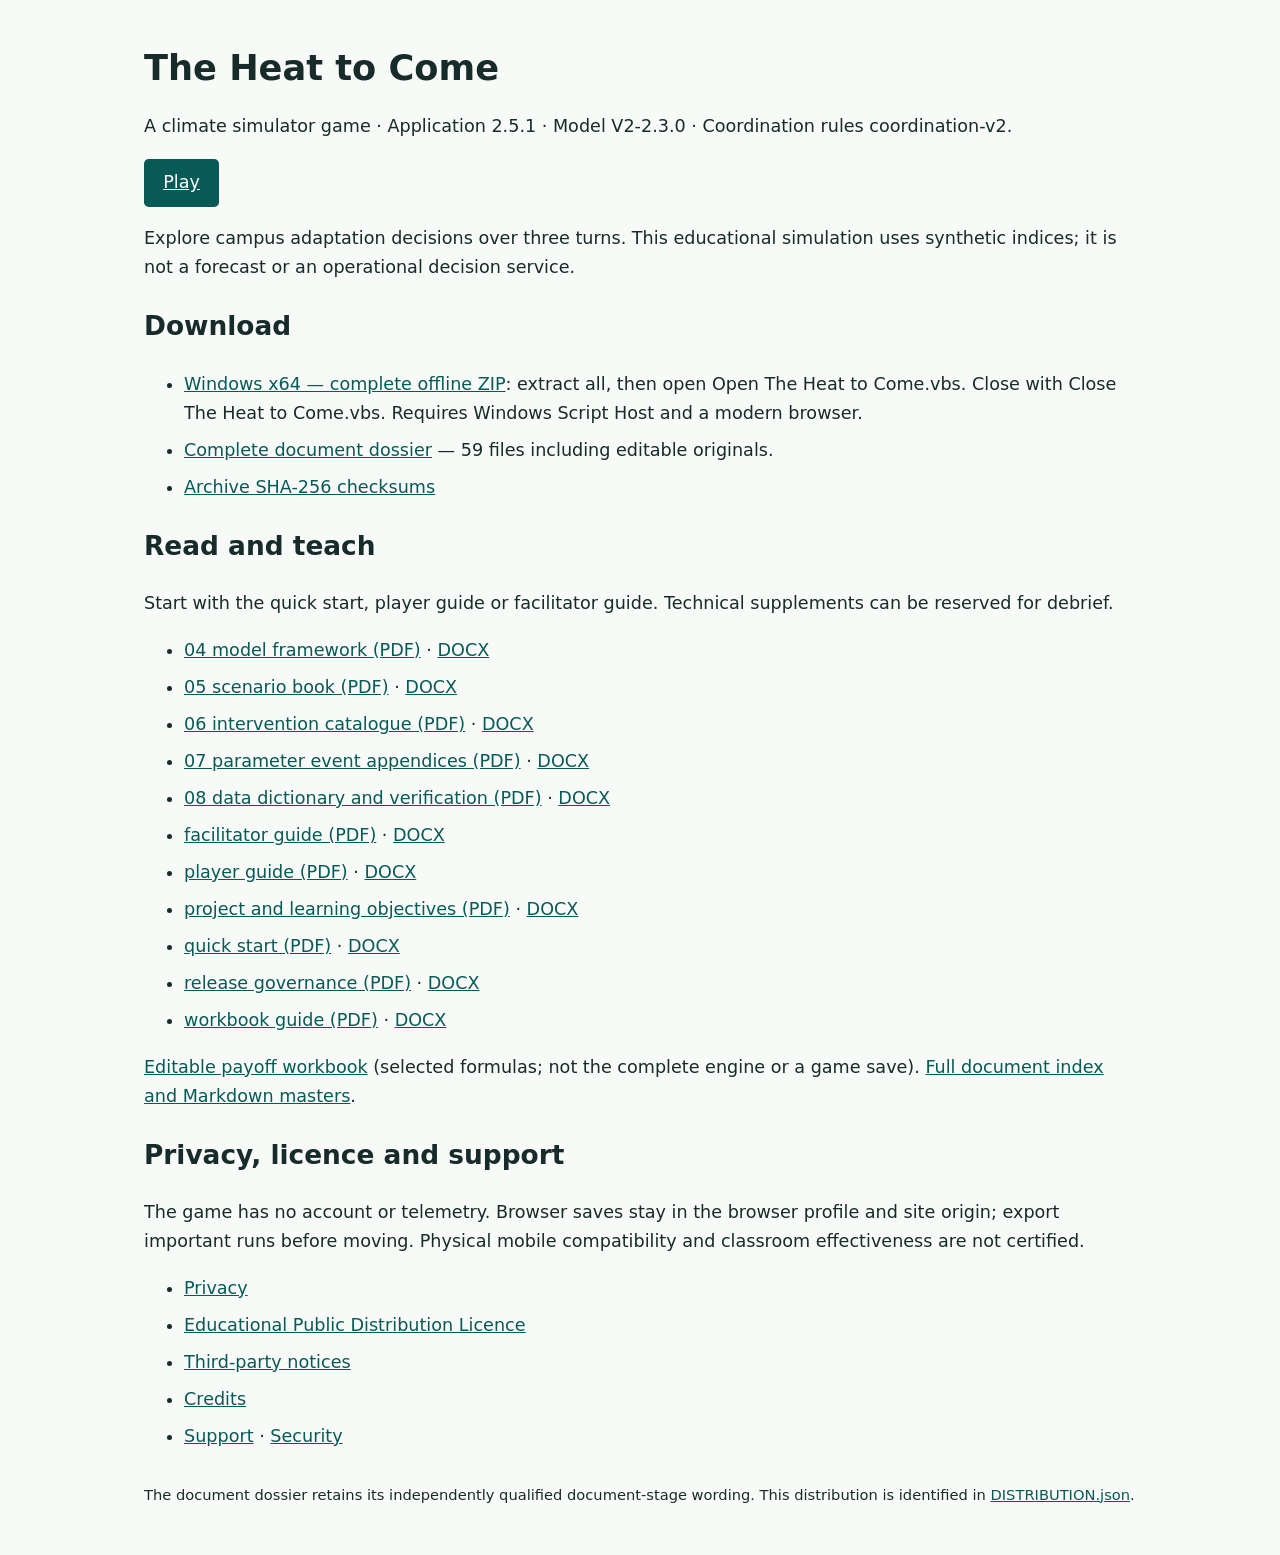
<file: index.html>
<!doctype html>
<html lang="en"><head><meta charset="utf-8"><meta name="viewport" content="width=device-width,initial-scale=1"><meta http-equiv="Content-Security-Policy" content="default-src 'self'; style-src 'self' 'unsafe-inline'; object-src 'none'; base-uri 'none'; form-action 'none'"><title>The Heat to Come — 2.5.1</title><link rel="icon" type="image/png" href="game/assets/sea_eu_tree_wave_logo_v2_2-DPxHCpeN.png"><style>body{max-width:62rem;margin:3rem auto;padding:0 1.2rem;font:1.1rem/1.65 system-ui,sans-serif;color:#172b2a;background:#f8faf7}a{color:#075a56}a:focus-visible{outline:3px solid #9d4800;outline-offset:4px}h1{line-height:1.15}li{margin:.5rem 0}.play{display:inline-block;padding:.6rem 1.2rem;background:#075a56;color:white;border-radius:.3rem}small{display:block;margin-top:2rem}</style></head><body><main>
<h1>The Heat to Come</h1><p>A climate simulator game · Application 2.5.1 · Model V2-2.3.0 · Coordination rules coordination-v2.</p>
<p><a class="play" href="game/">Play</a></p><p>Explore campus adaptation decisions over three turns. This educational simulation uses synthetic indices; it is not a forecast or an operational decision service.</p>
<h2>Download</h2><ul><li><a href="downloads/windows/the-heat-to-come-v2.5.1-windows.zip">Windows x64 — complete offline ZIP</a>: extract all, then open Open The Heat to Come.vbs. Close with Close The Heat to Come.vbs. Requires Windows Script Host and a modern browser.</li><li><a href="downloads/dossier/the-heat-to-come-v2.5.1-dossier.zip">Complete document dossier</a> — 59 files including editable originals.</li><li><a href="downloads/SHA256SUMS.txt">Archive SHA-256 checksums</a></li></ul>
<h2>Read and teach</h2><p>Start with the quick start, player guide or facilitator guide. Technical supplements can be reserved for debrief.</p><ul><li><a href="DOCUMENTATION/editions/04_model_framework.pdf">04 model framework (PDF)</a> · <a href="DOCUMENTATION/editions/04_model_framework.docx">DOCX</a></li>
<li><a href="DOCUMENTATION/editions/05_scenario_book.pdf">05 scenario book (PDF)</a> · <a href="DOCUMENTATION/editions/05_scenario_book.docx">DOCX</a></li>
<li><a href="DOCUMENTATION/editions/06_intervention_catalogue.pdf">06 intervention catalogue (PDF)</a> · <a href="DOCUMENTATION/editions/06_intervention_catalogue.docx">DOCX</a></li>
<li><a href="DOCUMENTATION/editions/07_parameter_event_appendices.pdf">07 parameter event appendices (PDF)</a> · <a href="DOCUMENTATION/editions/07_parameter_event_appendices.docx">DOCX</a></li>
<li><a href="DOCUMENTATION/editions/08_data_dictionary_and_verification.pdf">08 data dictionary and verification (PDF)</a> · <a href="DOCUMENTATION/editions/08_data_dictionary_and_verification.docx">DOCX</a></li>
<li><a href="DOCUMENTATION/editions/facilitator_guide.pdf">facilitator guide (PDF)</a> · <a href="DOCUMENTATION/editions/facilitator_guide.docx">DOCX</a></li>
<li><a href="DOCUMENTATION/editions/player_guide.pdf">player guide (PDF)</a> · <a href="DOCUMENTATION/editions/player_guide.docx">DOCX</a></li>
<li><a href="DOCUMENTATION/editions/project_and_learning_objectives.pdf">project and learning objectives (PDF)</a> · <a href="DOCUMENTATION/editions/project_and_learning_objectives.docx">DOCX</a></li>
<li><a href="DOCUMENTATION/editions/quick_start.pdf">quick start (PDF)</a> · <a href="DOCUMENTATION/editions/quick_start.docx">DOCX</a></li>
<li><a href="DOCUMENTATION/editions/release_governance.pdf">release governance (PDF)</a> · <a href="DOCUMENTATION/editions/release_governance.docx">DOCX</a></li>
<li><a href="DOCUMENTATION/editions/workbook_guide.pdf">workbook guide (PDF)</a> · <a href="DOCUMENTATION/editions/workbook_guide.docx">DOCX</a></li></ul><p><a href="DOCUMENTATION/workbook/the-heat-to-come-payoff-v2.5.1.xlsx">Editable payoff workbook</a> (selected formulas; not the complete engine or a game save). <a href="DOCUMENTATION/INDEX.md">Full document index and Markdown masters</a>.</p>
<h2>Privacy, licence and support</h2><p>The game has no account or telemetry. Browser saves stay in the browser profile and site origin; export important runs before moving. Physical mobile compatibility and classroom effectiveness are not certified.</p><ul><li><a href="PRIVACY.md">Privacy</a></li><li><a href="LICENSE.txt">Educational Public Distribution Licence</a></li><li><a href="THIRD_PARTY_NOTICES.md">Third-party notices</a></li><li><a href="CREDITS_AND_PROVENANCE.md">Credits</a></li><li><a href="SUPPORT.md">Support</a> · <a href="SECURITY.md">Security</a></li></ul><small>The document dossier retains its independently qualified document-stage wording. This distribution is identified in <a href="DISTRIBUTION.json">DISTRIBUTION.json</a>.</small></main></body></html>
</file>
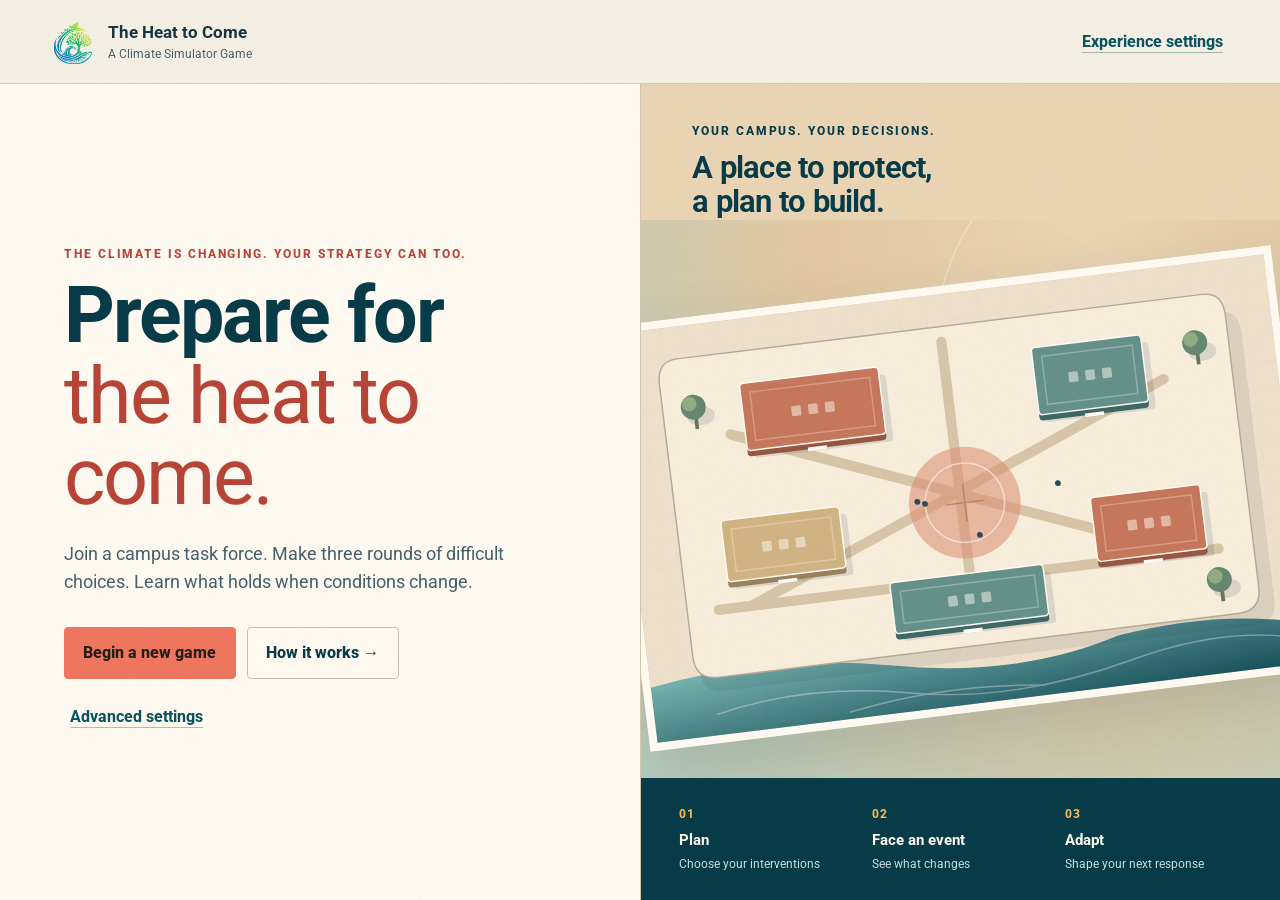
<file: game/index.html>
<!doctype html><html lang="en-GB"><head>
  <meta http-equiv="Content-Security-Policy" content="default-src &#39;self&#39;; script-src &#39;self&#39;; style-src &#39;self&#39; &#39;unsafe-inline&#39;; img-src &#39;self&#39; data:; font-src &#39;self&#39;; media-src &#39;self&#39;; connect-src &#39;self&#39;; object-src &#39;none&#39;; base-uri &#39;none&#39;; form-action &#39;none&#39;">
<meta charset="UTF-8"/><meta name="viewport" content="width=device-width, initial-scale=1.0, viewport-fit=cover"/><meta name="color-scheme" content="light"/><meta name="theme-color" content="#f5efe4"/><link rel="icon" href="data:image/svg+xml,%3Csvg xmlns='http://www.w3.org/2000/svg' viewBox='0 0 64 64'%3E%3Crect width='64' height='64' rx='32' fill='%23ef765f'/%3E%3Cpath d='M14 25c8-8 12 8 20 0s12 8 18 0M14 39c8-8 12 8 20 0s12 8 18 0' fill='none' stroke='white' stroke-width='5'/%3E%3C/svg%3E"/><title>The Heat to Come · A Climate Simulator Game</title>  <script type="module" crossorigin src="./assets/index-CDUmwnIb.js"></script>
  <link rel="modulepreload" crossorigin href="./assets/editorial-content-D-gadFn0.js">
  <link rel="stylesheet" crossorigin href="./assets/index-D3Oz-KKK.css">
</head><body><div id="root"></div></body></html>
</file>
<file: game/assets/index-D3Oz-KKK.css>
@layer reset,base,components,utilities;@layer reset{*,*:before,*:after{box-sizing:border-box}html{scroll-behavior:auto;scroll-padding-bottom:calc(5.5rem + env(safe-area-inset-bottom))}body{margin:0}button,input,select{font:inherit}button{color:inherit}img,svg{display:block;max-width:100%}}@layer base{@font-face{font-family:Roboto Local;src:url(./Roboto-Variable-B3covOPw.ttf) format("truetype");font-style:normal;font-weight:100 900;font-stretch:75% 100%;font-display:swap}:root{color:#173540;background:#f5efe4;font-family:Roboto Local,Arial,Helvetica,sans-serif;line-height:1.5;font-synthesis:none;--ink: #173540;--ink-soft: #45606a;--paper: #fffaf1;--sand: #f5efe4;--sand-deep: #eadfce;--sea: #0b5360;--sea-dark: #073b48;--sea-light: #7bc9c3;--coral: #ef765f;--coral-dark: #b74437;--sun: #f4ba54;--lime: #b8d589;--line: #c9c0b1;--shadow: 0 18px 60px rgba(23, 53, 64, .12);--radius: 4px}body{min-width:0;min-height:100vh;min-height:100dvh;overflow-x:clip;background:var(--sand)}body:before{content:"";position:fixed;inset:0;pointer-events:none;opacity:.22;z-index:100;background-image:url("data:image/svg+xml,%3Csvg viewBox='0 0 180 180' xmlns='http://www.w3.org/2000/svg'%3E%3Cfilter id='n'%3E%3CfeTurbulence type='fractalNoise' baseFrequency='.8' numOctaves='3' stitchTiles='stitch'/%3E%3C/filter%3E%3Crect width='100%25' height='100%25' filter='url(%23n)' opacity='.10'/%3E%3C/svg%3E");mix-blend-mode:multiply}h1,h2,h3,p{margin-top:0}h1,h2,h3{font-family:Roboto Local,Arial,Helvetica,sans-serif;font-weight:700;line-height:1.02;letter-spacing:-.025em}h1{font-size:clamp(2.6rem,7vw,6.9rem)}h2{font-size:clamp(1.65rem,3vw,2.7rem)}h3{font-size:1.25rem}button,a,input,select,summary{-webkit-tap-highlight-color:transparent}button:focus-visible,a:focus-visible,input:focus-visible,select:focus-visible,summary:focus-visible,[tabindex="-1"]:focus-visible{outline:3px solid var(--sea-dark);outline-offset:4px;box-shadow:0 0 0 2px var(--paper)}.kicker{color:var(--coral-dark);font-size:.75rem;font-weight:800;letter-spacing:.16em;text-transform:uppercase}.large-copy{max-width:65ch;color:var(--ink-soft);font-family:Roboto Local,Arial,Helvetica,sans-serif;font-size:clamp(1.15rem,2vw,1.45rem);line-height:1.55}.small-copy{color:var(--ink-soft);font-size:.875rem}}@layer components{.skip-link{position:fixed;left:1rem;top:-5rem;z-index:300;padding:.8rem 1rem;background:#fff;color:var(--ink)}.skip-link:focus{top:1rem}.site-header{min-height:calc(84px + env(safe-area-inset-top));border-bottom:1px solid color-mix(in srgb,var(--ink) 18%,transparent);display:flex;align-items:center;justify-content:space-between;gap:1rem;padding-block:env(safe-area-inset-top) 0;padding-inline:max(clamp(1rem,4vw,4.5rem),env(safe-area-inset-left)) max(clamp(1rem,4vw,4.5rem),env(safe-area-inset-right));background:color-mix(in srgb,var(--sand) 92%,transparent)}.brand{min-height:44px;border:0;background:none;display:flex;align-items:center;gap:.8rem;padding:0;text-align:left;cursor:pointer}.brand-logo{display:grid;place-items:center;flex:0 0 auto}.brand-logo img{width:100%;height:100%;object-fit:contain;-webkit-user-select:none;user-select:none;forced-color-adjust:none}.brand-logo-header{width:44px;height:44px}.brand span:last-child{display:grid}.brand strong{font-family:Roboto Local,Arial,Helvetica,sans-serif;font-size:1.05rem}.brand small{color:var(--ink-soft);font-size:.75rem}.text-button{min-height:44px;border:0;background:transparent;color:var(--sea);font-weight:750;text-decoration:underline;text-decoration-color:color-mix(in srgb,var(--sea) 35%,transparent);text-underline-offset:.3em;cursor:pointer}.app-shell{min-height:calc(100vh - 84px);min-height:calc(100dvh - 84px - env(safe-area-inset-top))}.live-region{position:fixed;width:1px;height:1px;overflow:hidden;clip:rect(0 0 0 0)}.button{min-height:48px;border:1px solid transparent;border-radius:var(--radius);padding:.8rem 1.15rem;font-weight:800;cursor:pointer;transition:transform .2s ease,box-shadow .2s ease,background .2s ease}.button:hover:not(:disabled){transform:translateY(-2px);box-shadow:0 8px 24px #17354026}.button:disabled{cursor:not-allowed;opacity:.5}.button.primary{background:var(--coral);color:#241d19;border-color:var(--coral)}.button.secondary{background:var(--sea);color:#fff;border-color:var(--sea)}.button.ghost{background:transparent;color:var(--sea-dark);border-color:var(--line)}.button.danger{background:var(--coral-dark);color:#fff}.button.full{width:100%}.hero-actions,.split-actions,.debrief-actions{display:flex;flex-wrap:wrap;align-items:center;gap:.7rem}.split-actions{justify-content:space-between;margin-top:2rem}.section-heading{max-width:760px;margin-bottom:2rem}.section-heading h1,.section-heading h2{margin-bottom:.55rem}.section-heading>p:last-child{color:var(--ink-soft)}.section-heading.compact{margin-bottom:1.2rem}.home-screen{min-height:calc(100vh - 84px);display:grid;grid-template-columns:minmax(0,1.05fr) minmax(350px,.95fr);overflow:hidden;background:var(--paper)}.hero-copy{align-self:center;padding:clamp(3rem,7vw,8rem);padding-right:clamp(2rem,4vw,5rem)}.hero-copy h1{max-width:11ch;margin-bottom:1.4rem;color:var(--sea-dark)}.hero-copy h1 em{color:var(--coral-dark);font-weight:400}.hero-lede{max-width:48ch;margin-bottom:2rem;color:var(--ink-soft);font-size:1.15rem}.hero-art{position:relative;min-height:620px;overflow:hidden;background:linear-gradient(155deg,#f4bd60 0 38%,#ef765f 38% 55%,#0b5360 55% 100%)}.hero-art:before{content:"";position:absolute;inset:8% 12%;border:1px solid rgba(255,255,255,.35);border-radius:50%}.sun-orbit{position:absolute;z-index:2;top:17%;left:18%;display:grid;place-items:center;width:150px;height:150px;border-radius:50%;background:var(--paper);box-shadow:0 0 0 22px #fffaf124}.brand-logo-hero{width:78%;height:78%}.horizon{position:absolute;left:-10%;width:120%;height:44%;border-radius:50% 50% 0 0;transform:rotate(-7deg)}.horizon-one{bottom:12%;background:#89c6bb}.horizon-two{bottom:-4%;left:5%;background:var(--sea)}.horizon-three{bottom:-24%;left:-18%;background:var(--sea-dark)}.confirm-card{max-width:560px;margin-top:1rem;padding:1rem;border-left:4px solid var(--coral-dark);background:var(--sand);box-shadow:var(--shadow)}.confirm-card p{margin:.25rem 0 .8rem}.confirm-card>div{display:flex;flex-wrap:wrap;gap:.5rem}.home-tools{display:flex;gap:1rem;margin-top:1rem}.content-narrow,.scenario-screen,.briefing-screen,.play-screen{width:min(1440px,100%);margin:0 auto;padding-block:clamp(2rem,5vw,5rem);padding-inline:max(clamp(2rem,5vw,5rem),env(safe-area-inset-left)) max(clamp(2rem,5vw,5rem),env(safe-area-inset-right))}.content-narrow{width:min(820px,100%)}.tutorial-visual{height:180px;margin:1.5rem 0 2rem;display:flex;align-items:end;justify-content:space-between;padding:1.5rem;color:#fff;background:linear-gradient(135deg,var(--sea-dark),var(--sea))}.tutorial-visual span{font-family:Roboto Local,Arial,Helvetica,sans-serif;font-size:7rem;line-height:.7;color:var(--sun)}.tutorial-visual div{font-size:.75rem;letter-spacing:.15em;text-transform:uppercase}.step-count{color:var(--ink-soft);font-weight:700}.rehearsal{margin:2rem 0;padding:1rem 1.2rem;border-left:4px solid var(--sun);background:var(--paper)}.rehearsal p{margin:.25rem 0 0}.guided-practice{margin:1.5rem 0 2rem;padding:clamp(1rem,3vw,1.5rem);border:1px solid var(--line);border-left:5px solid var(--sun);background:var(--paper)}.guided-practice h2{margin:0 0 .4rem;font-size:clamp(1.25rem,3vw,1.75rem)}.practice-options{display:grid;grid-template-columns:repeat(2,minmax(0,1fr));gap:.65rem;margin-top:1rem}.practice-options button{min-height:88px;display:grid;gap:.35rem;border:1px solid var(--line);padding:.85rem;color:var(--ink);background:var(--sand);text-align:left;cursor:pointer}.practice-options button[aria-pressed=true]{border-color:var(--sea);color:#fff;background:var(--sea);box-shadow:inset 0 0 0 2px var(--sun)}.practice-options span{font-size:.875rem;line-height:1.35}.practice-result{display:block;margin-top:.8rem;padding:.75rem;color:var(--sea-dark);background:#e7f1e8;font-weight:750;line-height:1.45}.scenario-grid{display:grid;grid-template-columns:repeat(2,minmax(0,1fr));gap:1rem;padding-bottom:7rem}.scenario-choice{position:relative;min-height:340px;border:1px solid var(--line);padding:1.6rem;background:var(--paper);color:var(--ink);text-align:left;cursor:pointer;transition:border .2s,transform .2s,box-shadow .2s}.scenario-choice:hover{transform:translateY(-4px);box-shadow:var(--shadow)}.scenario-choice.selected{border:3px solid var(--sea);padding:calc(1.6rem - 2px);box-shadow:8px 8px 0 var(--sea-light)}.scenario-number{color:var(--coral-dark);font-family:Roboto Local,Arial,Helvetica,sans-serif;font-size:2rem}.pilot-chip{position:absolute;top:1.4rem;right:1.4rem;padding:.25rem .55rem;background:var(--lime);font-size:.75rem;font-weight:800;text-transform:uppercase;letter-spacing:.08em}.scenario-choice h2{margin:2.5rem 0 .75rem}.scenario-choice p{min-height:3.5rem;color:var(--ink-soft)}.scenario-choice dl,.briefing-grid,.migration-grid{display:flex;gap:1.5rem;margin:1.3rem 0}.scenario-choice dl div,.migration-grid div{display:grid}dt{color:var(--ink-soft);font-size:.75rem;font-weight:800;letter-spacing:.1em;text-transform:uppercase}dd{margin:.2rem 0 0;font-family:Roboto Local,Arial,Helvetica,sans-serif;font-size:1.35rem}.select-label{color:var(--sea);font-weight:800}.sticky-next{position:fixed;z-index:20;left:50%;bottom:max(1rem,env(safe-area-inset-bottom));width:min(900px,calc(100% - 2rem - env(safe-area-inset-left) - env(safe-area-inset-right)));transform:translate(-50%);display:flex;align-items:center;justify-content:space-between;gap:1rem;padding:.8rem 1rem .8rem 1.2rem;background:var(--sea-dark);color:#fff;box-shadow:var(--shadow)}.sticky-next>span{display:grid}.sticky-next small{color:#c0d7d6}.briefing-hero{display:grid;grid-template-columns:minmax(0,1.5fr) minmax(280px,.5fr);gap:clamp(2rem,6vw,7rem);padding-bottom:2.5rem;border-bottom:1px solid var(--line)}.briefing-hero h1{margin-bottom:1rem}.briefing-metrics{display:grid;grid-template-columns:1fr 1fr;align-content:start;align-self:start;gap:1px;background:var(--line)}.briefing-metrics .metric:last-child{grid-column:1 / -1}.briefing-grid{display:grid;grid-template-columns:repeat(3,1fr);margin:2rem 0 4rem}.briefing-grid article{padding-top:1rem;border-top:4px solid var(--sun)}.briefing-grid article>span{color:var(--coral-dark);font-weight:850;text-transform:uppercase;letter-spacing:.08em;font-size:.75rem}.briefing-persistent-cta{display:none}.mission-objectives{margin:2rem 0;padding:1.25rem;background:var(--sea-dark);color:#fff}.mission-objectives>.kicker{color:var(--sun)}.mission-objectives h2{color:#fff}.mission-objectives>div{display:grid;grid-template-columns:repeat(3,1fr);gap:1px;background:#fff3}.mission-objectives article{padding:1rem;background:var(--sea-dark)}.mission-objectives article>span{color:var(--sun);font-weight:850}.mission-objectives h3{margin:.4rem 0;font-size:1.05rem}.mission-objectives article p{margin:0;color:#c9dfdc;font-size:.875rem}.task-force{margin:4rem 0}.member-grid{display:grid;grid-template-columns:repeat(2,1fr);gap:1rem}.member{min-height:190px;display:grid;grid-template-columns:88px 1fr;gap:1rem;padding:1.2rem;background:var(--paper);border:1px solid var(--line)}.portrait{position:relative;flex:0 0 auto;width:78px;height:96px;display:block;overflow:hidden;background:linear-gradient(145deg,#c2e1dc,#4d9694);clip-path:polygon(18% 0,100% 9%,87% 100%,0 86%);filter:drop-shadow(6px 8px 0 rgba(23,53,64,.14))}.portrait-face{position:absolute;z-index:2;left:20px;top:18px;width:40px;height:49px;display:block;border-radius:48% 48% 44% 44%;background:linear-gradient(135deg,#f4c8a4 0 52%,#d89a76 52%);box-shadow:inset -5px -4px #6234261f}.portrait-face:before,.portrait-face:after{content:"";position:absolute;top:21px;width:4px;height:4px;border-radius:50%;background:#293f46}.portrait-face:before{left:10px}.portrait-face:after{right:10px}.portrait-face i{position:absolute;left:14px;bottom:10px;width:13px;height:5px;border-bottom:2px solid #914f48;border-radius:50%}.portrait-hair{position:absolute;z-index:3;left:16px;top:10px;width:48px;height:27px;border-radius:55% 55% 18% 32%;background:#273f45;transform:rotate(-5deg)}.portrait-shoulders{position:absolute;z-index:1;left:8px;bottom:-13px;width:70px;height:45px;border-radius:50% 50% 0 0;background:var(--sea-dark);transform:rotate(4deg)}.portrait-alex{background:linear-gradient(145deg,#fac7a9,#db7461)}.portrait-alex .portrait-hair{top:12px;height:19px;border-radius:70% 50% 20% 20%;background:#684a3f}.portrait-alex .portrait-shoulders{background:#a64035}.portrait-noor{background:linear-gradient(145deg,#d8cce6,#8c77ad)}.portrait-noor .portrait-hair{left:10px;top:6px;width:60px;height:61px;border-radius:55% 55% 45% 45%;background:#302d42}.portrait-noor .portrait-face{z-index:4;top:19px;background:linear-gradient(135deg,#bd7d56 0 52%,#965a3e 52%)}.portrait-noor .portrait-shoulders{z-index:3;background:#6d5a8b}.portrait-elias{background:linear-gradient(145deg,#f0d9a2,#aa8741)}.portrait-elias .portrait-face{background:linear-gradient(135deg,#d79b75 0 52%,#b97656 52%)}.portrait-elias .portrait-hair{background:#e8ded0;height:22px}.portrait-elias .portrait-shoulders{background:#725c2b}.portrait-mini{width:54px;height:64px;clip-path:polygon(15% 0,100% 8%,88% 100%,0 88%)}.portrait-mini .portrait-face{left:13px;top:12px;transform:scale(.68);transform-origin:top left}.portrait-mini .portrait-hair{left:10px;top:7px;transform:scale(.68);transform-origin:top left}.portrait-mini .portrait-shoulders{left:4px;bottom:-18px;transform:scale(.72);transform-origin:bottom left}.member h3{margin:0}.role{margin:.2rem 0 .8rem;color:var(--ink-soft);font-size:.75rem;font-weight:800;text-transform:uppercase}blockquote{margin:0;color:var(--ink-soft);font-family:Roboto Local,Arial,Helvetica,sans-serif}.run-bar{display:grid;grid-template-columns:1fr auto 1fr;align-items:center;gap:1rem;padding-bottom:1rem;border-bottom:1px solid var(--line)}.run-bar>span{font-family:Roboto Local,Arial,Helvetica,sans-serif;font-weight:700}.run-bar-actions{justify-self:end;display:flex;align-items:center;gap:.5rem}.audio-status{color:var(--ink-soft);font-size:.875rem;max-width:13rem}.run-bar ol{display:flex;gap:2rem;margin:0;padding:0;list-style:none}.run-bar li{display:grid;place-items:center;gap:.25rem;color:var(--ink-soft);font-size:.75rem;font-weight:800;text-transform:uppercase}.run-bar li>span{width:30px;height:30px;display:grid;place-items:center;border:1px solid var(--line);border-radius:50%}.run-bar li.current>span{color:#241d19;border-color:var(--coral);background:var(--coral)}.run-bar li.done>span{background:var(--sea);color:#fff}.state-grid{display:grid;grid-template-columns:repeat(5,1fr);gap:1px;margin:1.5rem 0;background:var(--line);border:1px solid var(--line)}.metric{display:grid;min-width:0;padding:.9rem 1rem;background:var(--paper)}.metric>span:first-child{color:var(--ink-soft);font-size:.75rem;font-weight:800;letter-spacing:.08em;text-transform:uppercase}.metric strong{font-family:Roboto Local,Arial,Helvetica,sans-serif;font-size:1.8rem}.metric small{color:var(--ink-soft)}.metric-denominator{font-size:.75rem;font-weight:750}.metric-scale{position:relative;height:5px;margin:.45rem 0;overflow:hidden;background:#d9e1dd}.metric-scale i{position:absolute;inset:0 auto 0 0;width:var(--metric-fill);background:var(--sea)}.metric[data-direction=lower] .metric-scale i{background:var(--coral-dark)}.metric-meta{display:flex;flex-wrap:wrap;align-items:center;gap:.25rem .5rem;letter-spacing:normal;text-transform:none}.metric-direction,.metric-band{width:fit-content;padding:.12rem .3rem;border:1px solid var(--line);font-size:.75rem;font-weight:750}.metric[data-band=leading] .metric-band{color:#194f3f;background:#cfe9d6}.metric[data-band=strong] .metric-band{color:#38511d;background:#e2edc8}.metric[data-band=mixed] .metric-band{color:#674b13;background:#f4e2ad}.metric[data-band=exposed] .metric-band{color:#702c25;background:#f4cbc1}.campus-shell{margin:2rem 0 4rem}.campus-heading{display:flex;justify-content:space-between;align-items:end;gap:1rem}.campus-heading h2{margin-bottom:.3rem}.campus-heading small{display:block;max-width:68ch;color:var(--ink-soft);line-height:1.45}.map-controls{display:flex;flex-wrap:wrap;justify-content:flex-end;gap:.25rem}.icon-button{min-width:44px;min-height:44px;border:1px solid var(--line);background:var(--paper);cursor:pointer}.icon-button:disabled{opacity:.42;cursor:not-allowed}.map-zoom-status{flex-basis:100%;color:var(--ink-soft);font-size:.75rem;text-align:right}.campus-viewport{position:relative;overflow:hidden;aspect-ratio:900 / 560;background:linear-gradient(#f1ac68,#edd19c 44%,#1c8490 44%);border:1px solid var(--line)}.campus-viewport svg{width:100%;min-width:0;height:100%;transition:filter .4s ease}.campus-sea{fill:#16808e}.campus-path{fill:#e4d3af;opacity:.72}.campus-radials path,.campus-terraces path{fill:none;stroke:#f2d49c;stroke-width:18;stroke-linecap:round;opacity:.7}.campus-courtyards path{fill:#123f50;stroke:#8ec7bd;stroke-width:7;opacity:.9}.iso-building path:nth-child(2){fill:#367f82}.iso-building .lit{fill:#235965}.trees path{stroke:#4a6b43;stroke-width:5}.trees circle{fill:#8eaf65}.campus-shell[data-scenario=pressure_cooker] .campus-viewport{background:linear-gradient(#ef8a62,#edbd7b 44%,#16717d 44%)}.campus-shell[data-scenario=comfort_zone] .campus-viewport{background:linear-gradient(#a6c9c5,#e9d49f 44%,#438e95 44%)}.campus-shell[data-scenario=silent_risk] .campus-viewport{background:linear-gradient(#8baeb2,#c7b99c 44%,#275d6b 44%)}.campus-viewport[data-load-state=loading] .map-marker{opacity:0}.map-retry-notice{margin:.7rem 0 0;padding:.65rem .8rem;border-left:4px solid var(--sun);background:var(--paper);color:var(--ink-soft)}.map-retry-success{border-left-color:var(--lime)}.map-load-recovery{display:grid;gap:.5rem;margin-top:.75rem;padding:1rem;border-left:4px solid var(--coral-dark);background:var(--paper)}.map-load-recovery p{margin:0;color:var(--ink-soft)}.map-load-recovery .button{justify-self:start}.event-effect-layer{--event-focus-x: 50%;--event-focus-y: 50%;position:absolute;z-index:7;inset:0;pointer-events:none;transform-origin:var(--event-focus-x) var(--event-focus-y)}.event-effect-layer[data-event-stage=idle]{opacity:0}.event-effect-focus,.event-effect-rings{position:absolute;left:var(--event-focus-x);top:var(--event-focus-y);translate:-50% -50%;border-radius:50%}.event-effect-focus{width:clamp(3.5rem,12vw,7rem);aspect-ratio:1;border:3px solid rgba(255,255,255,.88);box-shadow:0 0 0 8px #ffffff1f,0 0 30px #ffffff80}.event-effect-rings{width:clamp(8rem,25vw,14rem);aspect-ratio:1;border:2px solid rgba(255,255,255,.55);box-shadow:0 0 0 clamp(1rem,5vw,3rem) #ffffff17}.event-effect-layer[data-effect-kind=heat-pulse] .event-effect-focus{border-color:#ffd073;box-shadow:0 0 0 8px #ffb85733,0 0 34px #ffb857bf}.event-effect-layer[data-effect-kind=service-ripple] .event-effect-focus{border-radius:18%;border-color:#8ad7e0;box-shadow:0 0 0 8px #46b6c538,0 0 34px #46b6c5b8}.event-effect-layer[data-effect-kind=community-signal] .event-effect-focus{border-style:dashed;border-color:#d5f0aa;box-shadow:0 0 0 8px #c4e57e38,0 0 34px #c4e57eb3}.event-effect-layer[data-effect-kind=opportunity-glow] .event-effect-focus{border-color:#fbefae;box-shadow:0 0 0 8px #fff19333,0 0 34px #fff193b8}.event-effect-layer[data-effect-kind=compound-wave] .event-effect-focus{border-width:5px;border-color:#ff8c78;box-shadow:0 0 0 10px #ff715c33,0 0 38px #ff715cc7}.event-effect-layer[data-intensity=low]{opacity:.62}.event-effect-layer[data-intensity=high] .event-effect-rings{border-width:3px}.map-marker{color:var(--ink)}.map-marker .marker-core,.map-marker .level-ring,.map-marker text:not(.map-marker-fallback){display:none}.map-marker .marker-background{fill:var(--lime);stroke:var(--ink);stroke-width:2.5}.map-marker .intervention-symbol{color:var(--ink);stroke:var(--ink);fill:none}.map-marker .lifecycle-outline{fill:none;stroke:var(--ink);stroke-width:3}.map-marker .lifecycle-planned{stroke-dasharray:5 4}.map-marker .lifecycle-activating{stroke-dasharray:3 2}.map-marker .lifecycle-partial-fill{fill:var(--sun);opacity:.8}.map-marker .lifecycle-fracture{fill:none;stroke:var(--paper);stroke-width:3.5;stroke-linecap:round;stroke-linejoin:round}.map-marker .lifecycle-cross{fill:none;stroke:var(--coral-dark);stroke-width:3;stroke-linecap:round}.map-marker .map-marker-fallback{display:inline;fill:var(--ink);font-size:7px;font-weight:900;letter-spacing:-.04em}.map-marker.state-damaged .marker-background{fill:var(--coral)}.campus-environment-layer{pointer-events:none}.environment-shade ellipse{fill:#052f3d33}.environment-shade path{stroke:#4a6b43;stroke-width:5}.environment-shade circle{fill:#a7c87b;stroke:#496b42;stroke-width:2}.environment-service path{fill:#e7b85d;stroke:#143b45;stroke-width:2}.environment-service circle{fill:#153f4b}.environment-response path{fill:#f0d99e;stroke:#7d332d;stroke-width:3}.environment-response circle{fill:var(--coral);stroke:#fff;stroke-width:2}.environment-forum ellipse{fill:#e8d8b4;stroke:#163f4b;stroke-width:3}.environment-forum path{fill:none;stroke:#235965;stroke-width:5;stroke-linecap:round}.environment-wayfinding path{fill:var(--sun);stroke:#143b45;stroke-width:3;stroke-linejoin:round}.environment-boundary path{fill:none;stroke:#f2d49c;stroke-width:5;stroke-dasharray:8 8;opacity:.8}.campus-character-layer{position:absolute;z-index:4;inset:0;overflow:hidden;pointer-events:none}.campus-character{position:absolute;left:var(--actor-x);top:var(--actor-y);width:clamp(16px,2.5vw,29px);aspect-ratio:34 / 46;filter:drop-shadow(0 2px 2px rgba(7,38,46,.25));animation:campus-character-route var(--actor-duration) ease-in-out var(--actor-delay) infinite alternate;will-change:transform}.campus-character svg{display:block;overflow:visible}.character-shadow{fill:#04202742}.character-head{fill:#8d553c;stroke:#132f38;stroke-width:1.2}.character-shirt{fill:#f5f0df;stroke:#132f38;stroke-width:1.4}.campus-character[data-tone=coral] .character-shirt{fill:#ed765f}.campus-character[data-tone=sun] .character-shirt{fill:#efbd61}.campus-character[data-tone=lime] .character-shirt{fill:#b8cf70}.campus-character[data-tone=sky] .character-shirt{fill:#83cbd0}.character-limbs,.character-prop path,.character-bike{fill:none;stroke:#132f38;stroke-width:2;stroke-linecap:round;stroke-linejoin:round}.character-prop rect{fill:#f4dfad;stroke:#132f38;stroke-width:1.5}.character-body{transform-origin:17px 29px;animation:campus-character-step .8s ease-in-out infinite alternate}.campus-character-layer[data-cue=coordination] .campus-character[data-role=survey],.campus-character-layer[data-cue=service-ripple] .campus-character[data-role=maintenance],.campus-character-layer[data-cue=heat-pulse] .campus-character[data-role=support]{filter:drop-shadow(0 0 5px rgba(255,239,157,.92))}.campus-character-layer[data-paused] .campus-character,.campus-character-layer[data-paused] .character-body{animation-play-state:paused;will-change:auto}@keyframes campus-character-route{0%{transform:translateZ(0)}to{transform:translate3d(var(--actor-dx),var(--actor-dy),0)}}@keyframes campus-character-step{0%{transform:rotate(-2deg) translateY(0)}to{transform:rotate(2deg) translateY(-1px)}}.map-vignette{position:absolute;z-index:6;inset:0;pointer-events:none;box-shadow:inset 0 -60px 80px #073b4847}.campus-key{display:flex;flex-wrap:wrap;gap:1rem;margin-top:.6rem;color:var(--ink-soft);font-size:.75rem}.campus-key span:before{content:"";display:inline-block;width:10px;height:10px;margin-right:.35rem;border-radius:50%;background:var(--lime)}.campus-key span[data-state=planned]:before{border-radius:2px;background:transparent;border:2px dashed currentColor;box-sizing:border-box}.campus-key span[data-state=activating]:before{border-radius:2px;background:linear-gradient(to top,var(--sun) 50%,transparent 50%);border:2px dashed #b36b00;box-sizing:border-box}.campus-key span[data-state=damaged]:before{border-radius:0;background:linear-gradient(45deg,transparent 43%,currentColor 44% 56%,transparent 57%),var(--coral)}.campus-key span[data-state=level-2]:before{background:transparent;border:3px double var(--ink-soft);box-sizing:border-box}.semantic-map{margin-top:.5rem}.semantic-map summary{min-height:44px;display:flex;align-items:center;color:var(--sea);cursor:pointer;font-weight:800}.campus-shell{margin-block:2rem 3rem}.campus-heading{align-items:start;padding-bottom:.8rem;border-bottom:1px solid var(--line)}.campus-heading h2{font-size:clamp(1.65rem,3vw,2.7rem);line-height:1}.map-controls{display:grid;grid-template-columns:auto auto;align-items:start;gap:.4rem .75rem}.map-pan-controls{display:grid;grid-template-columns:repeat(4,44px);gap:.25rem}.map-zoom-controls{display:grid;grid-template-columns:repeat(3,44px);gap:.25rem}.map-zoom-status{grid-column:1 / -1;text-align:right}.campus-viewport,.campus-shell[data-scenario] .campus-viewport{isolation:isolate;aspect-ratio:16 / 10;min-height:300px;background:#dce7dd;border:1px solid #6d827e;box-shadow:0 14px 34px #1735401f}.campus-plan{position:relative;z-index:1;display:block}.campus-plan-transform{transform-box:fill-box;transform-origin:center}.map-context{fill:#dce7dd}.map-context-city{fill:#ded8ca}.map-context-garden{fill:#dbe8d2}.map-context-estuary{fill:#d7e1dc}.map-context-harbour{fill:#e1dfd1}.map-water{fill:#75aab0;stroke:#315e67;stroke-width:2}.campus-boundary{fill:#f5f0df;stroke:#173b45;stroke-width:5}.campus-path{fill:none;stroke-linecap:round;stroke-linejoin:round}.campus-path-primary{stroke:#c69b70;stroke-width:20}.campus-path-secondary{stroke:#dbc3a1;stroke-width:10;stroke-dasharray:2 7}.thermal-core{fill:#d99a75;stroke:#863f33;stroke-width:4}.thermal-core-hatch{fill:url(#thermal-hatch);stroke:none;pointer-events:none}#thermal-hatch path{stroke:#944e3f;stroke-width:4;opacity:.55}.campus-building rect{fill:#fffaf0;stroke:#173b45;stroke-width:4}.campus-building-learning rect{fill:#f9f2df}.campus-building-care rect{fill:#f2d9d0}.campus-building-service rect{fill:#d7ded7}.campus-building-residence rect{fill:#e4dcce}.campus-building-governance rect{fill:#ded7e7}.campus-building-landscape rect,.campus-building-commons rect{fill:#dce8ce}.campus-building-monitoring rect{fill:#d2e2e2}.campus-building text{fill:#173540;font-size:13px;font-weight:850;letter-spacing:.025em}.building-roof-line{fill:none;stroke:#98aaa2;stroke-width:3}.building-entry{fill:none;stroke:#b44d3c;stroke-width:7}.campus-tree circle{fill:#8aa26f;stroke:#385641;stroke-width:2}.campus-tree path{fill:none;stroke:#385641;stroke-width:5}.monitoring-court{fill:#c7d9d3;stroke:#53736e;stroke-width:3;stroke-dasharray:9 7}.sensor-network{fill:none;stroke:#366e78;stroke-width:4;stroke-dasharray:3 7}.harbour-edge{fill:none;stroke:#c56a4f;stroke-width:9;stroke-dasharray:18 8}.campus-region-labels text{fill:#264852;paint-order:stroke;stroke:#f5f0df;stroke-width:5px;stroke-linejoin:round;font-size:12px;font-weight:900;letter-spacing:.06em;text-transform:uppercase}.event-effect-layer{z-index:3}.event-effect-focus{width:clamp(4rem,11vw,7.5rem);border:4px solid #b23d2d;border-radius:18%;background:repeating-linear-gradient(135deg,transparent 0 8px,rgba(178,61,45,.16) 8px 13px);box-shadow:0 0 0 5px #fffaf0d1}.event-effect-rings{width:clamp(7rem,18vw,12rem);border:3px dashed #78352c;box-shadow:none}.event-effect-layer[data-effect-kind] .event-effect-focus{box-shadow:0 0 0 5px #fffaf0d1}.campus-character-layer{z-index:4}.campus-character{width:clamp(15px,1.8vw,23px);filter:drop-shadow(0 1px 1px rgba(7,38,46,.28))}.map-marker-layer{position:absolute;z-index:6;inset:0;overflow:hidden;pointer-events:none}.map-marker-button,.map-cluster{position:absolute;left:var(--marker-x);top:var(--marker-y);translate:-50% -50%;pointer-events:auto}.map-marker-button{width:58px;min-width:58px;height:58px;min-height:58px;border:0;padding:0;color:#173540;background:transparent;cursor:pointer}.map-marker-button:before{content:"";position:absolute;z-index:-1;left:50%;top:42px;width:2px;height:11px;background:#173540;transform:translate(-50%)}.map-marker-button svg{position:absolute;inset:1px 5px 9px;width:48px;height:48px;overflow:visible;border-radius:12px;background:#fffaf0;filter:drop-shadow(0 3px 3px rgba(7,38,46,.25))}.map-marker-button .marker-background{fill:#dbe8cf;stroke:#173540;stroke-width:3}.map-marker-button .intervention-symbol{color:#173540;stroke:#173540;fill:none}.map-marker-button .lifecycle-outline{fill:#fffaf0;stroke:#173540;stroke-width:3}.map-marker-button .lifecycle-planned{stroke-dasharray:5 4}.map-marker-button .lifecycle-activating{stroke-dasharray:3 2}.map-marker-button .lifecycle-partial-fill{fill:#efbd61;opacity:.92}.map-marker-button .lifecycle-fracture{fill:none;stroke:#fffaf0;stroke-width:4}.map-marker-button .lifecycle-cross{fill:none;stroke:#9d352a;stroke-width:4}.map-marker-button.state-damaged .marker-background{fill:#df7b69}.map-marker-button.is-selected{z-index:9}.map-marker-button.is-selected svg{outline:4px solid #fffaf0;box-shadow:0 0 0 8px #173540}.map-marker-button.is-event-relevant:not(.is-selected) svg{outline:4px dashed #9d352a;outline-offset:2px}.map-marker-button:focus-visible,.map-cluster:focus-visible{outline:4px solid #fffaf0;box-shadow:0 0 0 8px #173540}.map-marker-id{position:absolute;right:4px;bottom:0;left:4px;overflow:hidden;color:#fffaf0;background:#173540;font-size:9px;font-weight:900;letter-spacing:.04em;line-height:14px;text-overflow:ellipsis;white-space:nowrap}.map-marker-state,.map-marker-level,.map-marker-operation{position:absolute;z-index:2;display:grid;place-items:center;min-width:18px;height:18px;border:2px solid #173540;border-radius:50%;color:#173540;background:#fffaf0;font-size:10px;font-weight:950;line-height:1}.map-marker-state{top:-2px;right:-1px}.map-marker-level{top:23px;left:-1px;border-radius:4px}.map-marker-operation{top:23px;right:-1px;color:#fffaf0;background:#8c3d32}.map-cluster{display:grid;place-items:center;width:58px;min-width:58px;height:58px;min-height:58px;border:4px double #173540;border-radius:50%;padding:0;color:#173540;background:#fffaf0;box-shadow:0 3px #17354047;cursor:pointer}.map-cluster>span{font-family:Roboto Local,Arial,sans-serif;font-size:1.25rem;font-weight:950;line-height:1}.map-cluster small{position:absolute;top:53px;left:50%;width:max-content;max-width:128px;translate:-50% 0;padding:2px 4px;color:#fffaf0;background:#173540;font-size:9px;font-weight:850;line-height:1.2}.map-vignette{z-index:2;box-shadow:inset 0 0 0 7px #fffaf08c}.map-selection-panel{display:grid;grid-template-columns:minmax(170px,.35fr) 1fr;gap:1rem;margin-top:.75rem;padding:.85rem 1rem;border-left:5px solid var(--sea);background:var(--paper)}.map-selection-panel h3,.map-selection-panel p{margin:0}.map-selection-items{display:grid;grid-template-columns:repeat(auto-fit,minmax(180px,1fr));gap:.35rem}.map-selection-items button,.semantic-map-item{min-height:48px;display:grid;gap:.15rem;border:1px solid var(--line);padding:.55rem .7rem;color:var(--ink);background:#fffdf6;text-align:left;cursor:pointer}.map-selection-items button[aria-pressed=true],.semantic-map-item[aria-pressed=true]{border-color:var(--sea);box-shadow:inset 4px 0 var(--sea)}.map-selection-items span,.semantic-map-item span{color:var(--ink-soft);font-size:.75rem}details.campus-key{margin-top:.7rem;border:1px solid var(--line);background:var(--paper)}.campus-key summary{min-height:44px;display:flex;align-items:center;padding:.45rem .7rem;color:var(--sea-dark);cursor:pointer;font-weight:850}.campus-key>div{display:flex;flex-wrap:wrap;gap:.6rem 1rem;padding:.2rem .7rem .8rem;color:var(--ink-soft);font-size:.75rem}.semantic-map ul{display:grid;grid-template-columns:repeat(auto-fit,minmax(220px,1fr));gap:.4rem;margin:.25rem 0 0;padding:0;list-style:none}.semantic-map-item{width:100%;height:100%}.planning-layout{display:grid;grid-template-columns:minmax(0,1fr) 330px;gap:2rem;align-items:start}.catalogue-toolbar{position:sticky;z-index:30;top:.5rem;margin-bottom:.8rem;padding:.75rem;border:1px solid var(--line);background:color-mix(in srgb,var(--sand) 96%,transparent);box-shadow:0 8px 18px #17354014}.catalogue-tools{display:grid;grid-template-columns:repeat(auto-fit,minmax(145px,1fr));gap:.6rem}.catalogue-tools .search-field{grid-column:span 2}.catalogue-filter-actions{min-height:44px;display:flex;flex-wrap:wrap;align-items:center;justify-content:space-between;gap:.5rem 1rem;margin-top:.65rem}.selected-only-toggle{min-height:44px;display:inline-flex;align-items:center;gap:.55rem;color:var(--sea-dark);font-weight:800;cursor:pointer}.selected-only-toggle input{width:44px;height:44px;margin:0;accent-color:var(--sea)}.catalogue-panel .section-heading h1{font-size:clamp(2rem,4vw,3.5rem)}.catalogue-tools input,.catalogue-tools select,.modal-card input,.modal-card select{width:100%;min-height:48px;border:1px solid var(--line);padding:.7rem .8rem;color:var(--ink);background:var(--paper)}.result-count{color:var(--ink-soft);font-size:.8rem}.intervention-list{display:grid;gap:.6rem}.intervention-card{scroll-margin-block:1rem calc(6.5rem + env(safe-area-inset-bottom));border:1px solid var(--line);background:var(--paper)}.intervention-card.picked{border-color:var(--sea);box-shadow:inset 4px 0 var(--sea)}.intervention-card-heading{display:grid;grid-template-columns:minmax(0,1fr) auto;align-items:stretch}.card-taxonomy{display:flex;flex-wrap:wrap;gap:.3rem;margin-top:.38rem}.card-taxonomy i{padding:.12rem .32rem;color:var(--ink-soft);background:var(--sand);border:1px solid var(--line);font-size:.75rem;font-style:normal;font-weight:700;text-transform:capitalize}.intervention-summary{width:100%;min-height:76px;display:grid;grid-template-columns:12px 1fr auto;align-items:center;gap:.8rem;border:0;padding:.8rem 1rem;text-align:left;background:transparent;cursor:pointer}.card-review{min-width:44px;min-height:44px;align-self:center;margin:.5rem;border-left:1px solid var(--line);padding:.5rem .7rem;white-space:nowrap}.intervention-summary>span:nth-child(2){display:grid}.intervention-summary small{color:var(--ink-soft);font-size:.75rem;font-weight:800;letter-spacing:.08em;text-transform:uppercase}.category-dot{width:10px;height:34px;background:var(--sea-light)}.category-infrastructure{background:var(--coral)}.category-preparedness{background:var(--sun)}.category-governance{background:#83709f}.category-behavioural{background:var(--lime)}.category-restrictive{background:#7b8588}.intervention-detail{padding:0 1rem 1.1rem 2.85rem}.copy-grid{display:grid;grid-template-columns:repeat(3,1fr);gap:.7rem;margin:1rem 0}.copy-grid dd{font-family:inherit;font-size:.875rem;line-height:1.45}.lifecycle-pill{display:inline-block;padding:.25rem .5rem;background:var(--sand-deep);font-size:.75rem;font-weight:800}.operation-options{display:grid;grid-template-columns:repeat(2,1fr);gap:.5rem}.operation-choice{min-width:0}.operation-options button{min-height:72px;display:grid;gap:.2rem;border:1px solid var(--line);padding:.65rem;background:var(--sand);text-align:left;cursor:pointer}.operation-options button[aria-pressed=true]{border-color:var(--sea);background:var(--sea);color:#fff}.operation-options button[aria-disabled=true]{border-style:dashed;cursor:not-allowed;opacity:.8}.operation-options span{font-weight:800}.operation-options small{font-size:.75rem}.availability-reason{display:grid;gap:.25rem;margin:.35rem 0 0;padding:.55rem .6rem;border-left:3px solid var(--coral-dark);color:var(--ink-soft);background:var(--paper);font-size:.75rem;line-height:1.35;overflow-wrap:anywhere}.availability-reason strong{color:var(--ink)}.availability-reason span{font-weight:700}.commitment-tray{position:sticky;top:1rem;padding:1.2rem;background:var(--sea-dark);color:#fff;box-shadow:var(--shadow)}.portfolio-quickbar{display:none}.commitment-tray .kicker{color:var(--sun)}.commitment-tray ul,.review-card ul{margin:1rem 0;padding:0;list-style:none}.commitment-tray li{display:flex;justify-content:space-between;gap:.5rem;padding:.7rem 0;border-top:1px solid rgba(255,255,255,.2)}.commitment-tray li>span{display:grid}.commitment-tray li strong{font-size:.8rem}.commitment-tray li small{color:#bed3d4}.budget-ring{width:130px;height:130px;margin:1rem auto;border-radius:50%;display:grid;place-content:center;text-align:center;background:conic-gradient(var(--coral) var(--fill),rgba(255,255,255,.14) 0);box-shadow:inset 0 0 0 14px var(--sea-dark)}.budget-ring strong{font-family:Roboto Local,Arial,Helvetica,sans-serif;font-size:2.1rem;line-height:1}.budget-ring span{font-size:.75rem;text-transform:uppercase}.pressure-note{display:flex;gap:.6rem;align-items:center;padding:.75rem;background:var(--sun);color:#2c251b}.pressure-note>span{display:grid}.pressure-note p{margin:.2rem 0 0;font-size:.875rem}.review-pressure{padding:.75rem;border-left:4px solid var(--sun);background:color-mix(in srgb,var(--sun) 18%,var(--paper))}.coordination-indicator{display:grid;gap:.45rem;margin:.85rem 0;padding:.8rem;border:2px solid currentColor;background:#ffffff14}.coordination-indicator header{display:flex;justify-content:space-between;gap:.75rem}.coordination-indicator header span{font-size:.75rem;font-weight:800;letter-spacing:.05em;text-transform:uppercase}.coordination-indicator meter{width:100%;accent-color:var(--sea)}.coordination-indicator p{margin:0;font-size:.78rem}.coordination-indicator details{font-size:.78rem}.coordination-indicator details dl{display:grid;gap:.25rem;margin:.6rem 0}.coordination-indicator details dl div{display:flex;justify-content:space-between;gap:1rem}.coordination-indicator details dd{margin:0;font-family:inherit}.coordination-within-capacity{border-color:var(--lime)}.coordination-stretched{border-color:var(--sun)}.coordination-high-pressure{border-color:var(--coral)}.coordination-indicator.compact{min-width:min(210px,38vw);grid-template-columns:minmax(0,1fr);gap:.18rem;margin:0;padding:.35rem .5rem}.coordination-compact-copy{min-width:0;display:flex;align-items:baseline;justify-content:space-between;gap:.35rem}.coordination-compact-copy strong{min-width:0;overflow:hidden;font-size:.78rem;line-height:1.15;text-overflow:ellipsis;white-space:nowrap}.coordination-compact-copy small{flex:0 0 auto;color:inherit;font-size:.72rem;font-weight:850}.coordination-indicator.compact meter{height:.55rem}.modal-backdrop{position:fixed;z-index:200;inset:0;display:grid;place-items:center;padding-block:max(1rem,env(safe-area-inset-top)) max(1rem,env(safe-area-inset-bottom));padding-inline:max(1rem,env(safe-area-inset-left)) max(1rem,env(safe-area-inset-right));overflow:auto;background:#07242bc2}.modal-card{width:min(600px,100%);max-height:calc(100vh - 2rem);max-height:calc(100dvh - 2rem - env(safe-area-inset-top) - env(safe-area-inset-bottom));overflow:auto;padding:clamp(1.2rem,4vw,2.5rem);background:var(--paper);box-shadow:var(--shadow)}.advanced-drawer-backdrop{position:fixed;z-index:220;inset:0;display:flex;justify-content:end;background:#07242bc2}.advanced-drawer{width:min(35rem,100%);min-height:100dvh;padding-block:max(clamp(1.25rem,4vw,2.5rem),env(safe-area-inset-top)) max(clamp(1.25rem,4vw,2.5rem),env(safe-area-inset-bottom));padding-inline:max(clamp(1.25rem,4vw,2.5rem),env(safe-area-inset-left)) max(clamp(1.25rem,4vw,2.5rem),env(safe-area-inset-right));overflow-y:auto;overscroll-behavior:contain;color:var(--ink);background:var(--paper);border-left:6px solid var(--sun);box-shadow:var(--shadow)}.advanced-drawer header{max-width:58ch}.advanced-drawer header>p:last-child,.advanced-drawer section>p{color:var(--ink-soft);line-height:1.5}.advanced-drawer-content{display:grid;gap:2rem;margin-top:2rem}.advanced-drawer-content section{display:grid;gap:.75rem;padding-top:1.25rem;border-top:1px solid var(--line)}.advanced-drawer-content section>*{margin:0}.advanced-seed-field{display:grid;gap:.45rem;font-weight:800}.advanced-seed-field input{min-height:48px;max-width:100%;padding:.7rem;border:1px solid var(--line);color:var(--ink);background:var(--sand);font:inherit}.advanced-seed-field+small{color:var(--ink-soft)}.field-error{padding:.7rem;border-left:4px solid var(--coral-dark);color:var(--ink);background:#f9ded8;font-weight:750}.advanced-tool-actions{display:flex;flex-wrap:wrap;gap:.65rem}.modal-card>label{display:grid;gap:.35rem;margin:1rem 0;font-weight:750}.switch-row{grid-template-columns:1fr auto;align-items:center}.switch-row span{display:grid}.switch-row small{color:var(--ink-soft);font-weight:400}.switch-row input{width:44px}.review-card li{display:flex;align-items:start;justify-content:space-between;gap:1rem;padding:.65rem 0;border-bottom:1px solid var(--line)}.review-card li>span{display:grid;gap:.15rem;color:var(--ink-soft)}.review-card li small{color:var(--ink-soft)}.review-total{display:flex;justify-content:space-between;padding:1rem 0;font-size:1.1rem}.empty-note{padding:1rem;background:var(--sand)}.replay-choice{display:grid;flex:1 1 min(100%,20rem);gap:.65rem;padding:1rem;border:1px solid var(--line);background:var(--paper)}.replay-choice h2,.replay-choice p{margin:0}.replay-choice p{color:var(--ink-soft);line-height:1.45}.replay-choice small{overflow-wrap:anywhere;color:var(--ink-soft)}.event-panel{padding:clamp(2rem,5vw,5rem);background:var(--sea-dark);color:#fff}.event-mast{max-width:850px}.event-mast .kicker{color:var(--sun)}.event-mast h1{margin:1rem 0;color:#fff}.event-mast .large-copy{color:#d4e5e3}.event-type{padding:.3rem .55rem;border:1px solid rgba(255,255,255,.4);font-size:.75rem;text-transform:uppercase}.event-reveal{display:flex;align-items:center;justify-content:space-between;gap:1rem;max-width:850px;margin:1rem 0 1.3rem;padding:.55rem .65rem .55rem .8rem;border-left:4px solid var(--sun);background:#ffffff17}.event-reveal-status{color:#e3f0de;font-size:.875rem;font-weight:750}.event-reveal-skip{flex:0 0 auto;min-height:44px;color:var(--ink);background:var(--paper)}.event-panel[data-reveal-stage=metric-deltas] .event-impact,.event-panel[data-reveal-stage=causal-panel] .event-impact,.event-panel[data-reveal-stage=causal-panel] .causal-grid{outline:3px solid var(--sun);outline-offset:3px}.event-impact{margin:2.4rem 0 1.5rem;padding:clamp(1rem,2.5vw,1.6rem);color:var(--ink);background:#f8f1df;border-top:6px solid var(--sun);box-shadow:0 16px 44px #0000002e}.event-impact>header{max-width:74ch}.event-impact>header .kicker{color:var(--coral-dark)}.event-impact>header h2{margin:.3rem 0 .45rem;font-size:clamp(1.8rem,3vw,2.7rem)}.event-impact>header p:last-child{margin:0 0 1.2rem;color:var(--ink-soft)}.event-impact-grid{display:grid;grid-template-columns:repeat(auto-fit,minmax(min(190px,100%),1fr));gap:.65rem}.impact-card{min-width:0;padding:1rem;background:var(--paper);border:1px solid #c7d2cd;border-top:5px solid var(--ink-soft);overflow-wrap:anywhere}.impact-card[data-metric=risk]{--impact-accent: var(--coral)}.impact-card[data-metric=resilience]{--impact-accent: var(--lime)}.impact-card[data-metric=continuity]{--impact-accent: var(--sea-light)}.impact-card[data-metric=acceptability]{--impact-accent: #83709f}.impact-card[data-metric=budget]{--impact-accent: var(--sun)}.impact-card{border-top-color:var(--impact-accent)}.impact-card-heading{display:grid;justify-items:start;gap:.45rem}.impact-card h3{margin:0;font-size:.95rem}.impact-status{padding:.2rem .4rem;color:#334f4f;background:#dbe5df;font-size:.75rem;font-weight:850;letter-spacing:.05em;text-transform:uppercase;white-space:nowrap}.impact-worsened .impact-status{color:#702c25;background:#f4cbc1}.impact-improved .impact-status{color:#1e5948;background:#cde9d9}.impact-value{display:grid;margin:.85rem 0}.impact-value strong{font-family:Roboto Local,Arial,Helvetica,sans-serif;font-size:clamp(2rem,4vw,2.8rem);line-height:1}.impact-value small{color:var(--ink-soft)}.impact-flow{display:grid;grid-template-columns:1fr auto 1fr;align-items:center;gap:.45rem;padding:.65rem 0;border-block:1px solid var(--line)}.impact-flow>span:not([aria-hidden]){display:grid;font-size:1.15rem;font-weight:850}.impact-flow small{color:var(--ink-soft);font-size:.75rem;font-weight:750;text-transform:uppercase}.impact-card dl{display:grid;grid-template-columns:1fr 1fr;gap:.6rem;margin:.7rem 0 0}.impact-card dl div{min-width:0}.impact-card dt{color:var(--ink-soft);font-size:.75rem;font-weight:750;text-transform:uppercase}.impact-card dd{margin:.15rem 0 0;font-weight:850}.impact-legend{display:flex;align-items:start;gap:.55rem;margin:1rem 0 0;color:var(--ink-soft);font-size:.875rem}.impact-legend span{flex:0 0 auto;width:1.25rem;height:1.25rem;display:grid;place-items:center;border:1px solid currentColor;border-radius:50%;font-weight:850}.event-technical{margin-top:1rem;padding:.8rem;border:1px solid var(--line);background:#fffdf7}.event-technical summary{min-height:44px;display:flex;align-items:center;cursor:pointer;color:var(--sea-dark);font-weight:850}.event-technical>p{color:var(--ink-soft);font-size:.875rem}.event-technical dl{display:grid;grid-template-columns:repeat(auto-fit,minmax(170px,1fr));gap:1px;margin:0;background:var(--line)}.event-technical dl>div{padding:.7rem;background:var(--paper)}.event-technical dt{font-weight:850}.event-technical dd{display:grid;gap:.2rem;margin:.35rem 0 0;color:var(--ink-soft);font-size:.75rem}.event-technical dd strong{color:var(--ink)}.event-choice-panel{min-height:55vh}.event-choice-list{display:grid;gap:.7rem;max-width:920px;margin:2rem 0;padding:0;border:0}.event-choice-list legend{margin-bottom:.8rem;font-family:Roboto Local,Arial,Helvetica,sans-serif;font-size:1.55rem;font-weight:750}.event-choice-card{display:grid;grid-template-columns:auto 1fr;gap:.75rem;padding:1rem;border:1px solid rgba(255,255,255,.35);cursor:pointer}.event-choice-card.selected{color:var(--ink);background:var(--paper);border-color:var(--sun);box-shadow:inset 5px 0 var(--sun)}.event-choice-card input{width:44px;height:44px;margin:0;accent-color:var(--sun)}.event-choice-card>span{display:grid;gap:.35rem}.event-choice-card>span>span{color:#c9dfdc}.event-choice-card.selected>span>span{color:var(--ink-soft)}.event-choice-card details{margin-top:.35rem}.event-choice-card summary{min-height:44px;display:flex;align-items:center;font-weight:750}.coordination-indicator summary{min-height:44px;display:flex;align-items:center;cursor:pointer}.event-choice-card details small{display:block;margin-top:.3rem;color:inherit}.advisor-note{display:flex;align-items:center;gap:.8rem;max-width:720px;margin:1.5rem 0;padding:.8rem;border:1px solid rgba(255,255,255,.22)}.advisor-note div{display:grid}.advisor-note p{margin:.2rem 0 0;color:#c9dfdc}.causal-grid{display:grid;grid-template-columns:repeat(2,1fr);gap:1px;margin:3rem 0;background:#ffffff2e}.causal-grid article{padding:1.3rem;background:var(--sea-dark);overflow-wrap:anywhere}.causal-grid h2{margin:.5rem 0 1rem;font-size:1.5rem}.causal-grid p,.causal-grid li{color:#c9dfdc}.causal-grid li{margin-bottom:.65rem}.causal-grid li strong,.causal-grid li span{display:block}.causal-grid li span{margin-top:.18rem;font-size:.875rem}.causal-number{color:var(--sun);font-family:Roboto Local,Arial,Helvetica,sans-serif;font-size:1.5rem}.effect-list{display:grid;gap:.35rem;padding:0;list-style:none}.effect-list li{display:flex;justify-content:space-between;gap:1rem;margin:0;padding:.45rem .55rem;color:#fff;background:#ffffff14}.damage-note{padding:.75rem;border-left:4px solid var(--coral);background:#ffffff12}.turn-outcome{margin:0 0 2rem;padding:1rem 1.2rem;border:1px solid rgba(255,255,255,.25)}.turn-outcome header{max-width:75ch}.turn-outcome h2{margin:0 0 .25rem;font-size:1.3rem}.turn-outcome header p{margin:0 0 1rem;color:#c9dfdc}.turn-outcome-grid{display:grid;grid-template-columns:repeat(auto-fit,minmax(150px,1fr));gap:1px;margin:0;background:#ffffff2e}.turn-outcome-grid>div{padding:.75rem;background:var(--sea-dark)}.turn-outcome-grid dt{color:var(--sun);font-size:.75rem;font-weight:850;text-transform:uppercase}.turn-outcome-grid dd{display:grid;grid-template-columns:1fr auto 1fr;align-items:center;gap:.35rem;margin:.35rem 0 0}.turn-outcome-grid dd>span:not(.turn-arrow){display:grid;font-weight:850}.turn-outcome-grid small{color:#c9dfdc;font-size:.75rem;text-transform:uppercase}.turn-arrow{color:var(--sun)}.debrief{margin-top:2rem}.debrief-hero{padding:clamp(2rem,5vw,5rem);background:var(--sea-dark);color:#fff}.debrief-hero .kicker{color:var(--sun)}.debrief-hero p:last-child{max-width:65ch;color:#d0e1df;font-size:1.1rem}.debrief-hero .finale-copy{max-width:58ch;color:#fff;font-family:Roboto Local,Arial,Helvetica,sans-serif;font-size:clamp(1.2rem,2vw,1.55rem);line-height:1.5}.debrief-hero .score-band-key{color:#d0e1df;font-size:.875rem}.debrief-hero{display:grid;grid-template-columns:minmax(0,1fr) minmax(16rem,.48fr);column-gap:clamp(2rem,5vw,5rem);align-items:start}.debrief-hero>:not(.final-score){grid-column:1}.debrief-hero h1{font-size:clamp(3rem,6.5vw,6.5rem)}.debrief-hero .final-score{grid-column:2;grid-row:2 / span 4;align-self:center;min-width:0;padding:clamp(1.25rem,2.5vw,2.5rem);border:1px solid #63888e;border-top:5px solid var(--sun);background:#104956;text-align:center}.final-score h2{margin:0;font-size:1rem;letter-spacing:.08em;text-transform:uppercase}.final-score .final-score-value{margin:1.25rem 0 .75rem;color:var(--sun);line-height:1}.final-score-value strong{display:block;font-size:clamp(5rem,10vw,10rem);font-variant-numeric:tabular-nums;letter-spacing:-.06em}.final-score-value span{display:block;margin-top:.5rem;font-size:1.5rem}.final-score .final-score-band{margin:1.25rem 0 .75rem;font-size:1.5rem;font-weight:750}.debrief-hero .final-score-note{margin:0;color:#d0e1df;font-size:.95rem;line-height:1.5}@media(max-width:900px){.debrief-hero{grid-template-columns:minmax(0,1fr)}.debrief-hero .final-score{grid-column:1;grid-row:auto;width:100%;margin-block:.5rem 1.5rem}}.mission-results{margin:2rem 0 3rem}.mission-results>div{display:grid;grid-template-columns:repeat(3,minmax(0,1fr));gap:.8rem}.mission-results article{padding:1rem;border:1px solid var(--line);border-top:5px solid var(--coral);background:var(--paper)}.mission-results article[data-met=true]{border-top-color:var(--lime)}.mission-results h3{margin:.45rem 0;font-size:1.05rem}.mission-results p{font-size:.875rem}.mission-results small{display:block;color:var(--ink-soft);font-size:.75rem;line-height:1.4}.mission-status{color:var(--coral-dark);font-size:.75rem;font-weight:850;letter-spacing:.08em;text-transform:uppercase}.mission-results article[data-met=true] .mission-status{color:#486115}.score-grid .metric{align-content:start}.score-grid .metric-meta{align-items:start;flex-direction:column}.score-grid{display:grid;grid-template-columns:repeat(3,1fr);gap:1px;margin:1px 0 3rem;background:var(--line)}.trajectory{margin-bottom:3rem}.trajectory article{display:grid;grid-template-columns:90px 1fr auto;gap:1rem;align-items:center;padding:1rem 0;border-top:1px solid var(--line)}.trajectory article>span{color:var(--coral-dark);font-weight:800}.trajectory article small{color:var(--ink-soft)}.reflection-grid{display:grid;grid-template-columns:repeat(3,1fr);gap:1rem;margin-bottom:2rem}.debrief-voices{margin:0 0 3rem}.debrief-voices>div{display:grid;grid-template-columns:repeat(2,1fr);gap:.7rem}.debrief-voices article{display:flex;gap:.8rem;padding:.8rem;background:var(--paper);border:1px solid var(--line)}.debrief-voices article>span:last-child{display:grid}.debrief-voices p{margin:.2rem 0 0;color:var(--ink-soft);font-size:.875rem}.debrief-insights{display:grid;gap:.75rem}.debrief-insights article{padding-top:.75rem;border-top:1px solid var(--line)}.debrief-insights article:first-child{padding-top:0;border-top:0}.debrief-insights p{margin:0}.debrief-evidence{display:block;margin-top:.45rem;color:var(--ink-soft);font-size:.75rem;line-height:1.45}.debrief-voices .debrief-evidence{color:var(--ink-soft)}.archive-section{display:grid;gap:.7rem;padding-top:1rem;border-top:1px solid var(--line)}.archive-section>p{margin:0;color:var(--ink-soft)}.archive-list{display:grid;gap:.45rem;margin:0;padding:0;list-style:none}.archive-list li{display:flex;align-items:center;justify-content:space-between;gap:.75rem;padding:.65rem;background:var(--paper);border:1px solid var(--line)}.archive-list li>span{display:flex;align-items:center;gap:.35rem}.archive-list li>span:first-child{display:grid}.archive-list small{color:var(--ink-soft)}.archive-compare-controls{display:grid;grid-template-columns:1fr 1fr auto;align-items:end;gap:.55rem}.archive-compare-controls label{display:grid;gap:.25rem;font-size:.75rem;font-weight:750}.archive-compare-controls select{min-width:0;min-height:44px}.archive-message{padding:.6rem;border-left:4px solid var(--sun);background:var(--paper)}.archive-comparison{max-width:100%;overflow:auto;border:1px solid var(--line)}.archive-comparison table{width:100%;min-width:620px;border-collapse:collapse;font-size:.75rem}.archive-comparison th,.archive-comparison td{padding:.55rem;border-bottom:1px solid var(--line);text-align:left;vertical-align:top}.archive-comparison td:last-child{display:flex;flex-wrap:wrap;gap:.3rem}.archive-comparison td:last-child span{padding:.16rem .3rem;background:var(--sand)}.archive-comparison [data-preferred=second]{outline:2px solid var(--lime)}.archive-comparison [data-preferred=first]{opacity:.75}.goal-note{margin:1rem 0;padding:1rem;border-left:5px solid var(--sun);background:var(--paper)}.goal-note p{margin:.25rem 0 0}.reflection-grid article{padding:1.2rem;background:var(--paper);border-top:5px solid var(--sun)}.reflection-grid h2{font-size:1.4rem}.run-tools{display:flex;justify-content:space-between;gap:1rem;margin-top:4rem;padding-top:1rem;border-top:1px solid var(--line);color:var(--ink-soft);font-size:.875rem}.run-tools div{display:flex;gap:.7rem}}@layer utilities{.sr-only{position:absolute!important;width:1px!important;height:1px!important;padding:0!important;margin:-1px!important;overflow:hidden!important;clip:rect(0,0,0,0)!important;white-space:nowrap!important;border:0!important}.notice-center{position:fixed;z-index:150;top:82px;right:1rem;display:grid;gap:.6rem;width:min(480px,calc(100vw - 2rem))}.notice{display:flex;align-items:start;justify-content:space-between;gap:1rem;padding:1rem;border-left:6px solid var(--sea);color:var(--ink);background:var(--paper);box-shadow:var(--shadow)}.notice p{margin:.3rem 0 0;font-size:.875rem;line-height:1.45}.notice-warning{border-left-color:var(--sun)}.notice-error{border-left-color:var(--coral)}.notice-success{border-left-color:var(--lime)}.notice-actions{display:flex;flex:0 0 auto;flex-wrap:wrap;gap:.35rem}.leave-planning-dialog{border-top:6px solid var(--sun)}.leave-planning-actions{margin-top:1.5rem}.app-error-boundary{min-height:100vh;display:grid;place-content:center;gap:1rem;padding:2rem;color:var(--ink);background:var(--sand);text-align:center}.app-error-boundary>span{display:grid;place-self:center;place-items:center;width:3rem;height:3rem;border-radius:50%;color:#fff;background:var(--coral);font-size:1.5rem;font-weight:900}}@media(max-width:900px){.home-screen{grid-template-columns:1fr}.hero-art{min-height:340px;order:-1}.sun-orbit{width:110px;height:110px}.scenario-grid,.member-grid,.briefing-hero,.briefing-grid,.reflection-grid{grid-template-columns:1fr}.state-grid{grid-template-columns:repeat(3,1fr)}}@media(min-width:700px)and (max-width:1099px){.planning-layout{display:block;padding-bottom:calc(6.5rem + env(safe-area-inset-bottom))}.commitment-tray{display:none}.portfolio-quickbar{position:fixed;z-index:110;right:max(1rem,env(safe-area-inset-right));bottom:max(.75rem,env(safe-area-inset-bottom));left:max(1rem,env(safe-area-inset-left));min-height:64px;display:flex;align-items:center;justify-content:space-between;gap:1rem;padding:.65rem .8rem;border:1px solid rgba(255,255,255,.3);background:var(--sea-dark);color:#fff;box-shadow:var(--shadow)}.portfolio-quickbar>span{display:grid;gap:.1rem}.portfolio-quickbar strong{font-family:Roboto Local,Arial,Helvetica,sans-serif;font-size:1.35rem}.portfolio-quickbar small{color:#c9dfdc;font-size:.75rem}.portfolio-quickbar .coordination-indicator.compact{min-width:0;flex:1 1 auto}.portfolio-review-sheet-backdrop{justify-items:end;padding:0}.portfolio-review-sheet{width:min(540px,92vw);height:100dvh;max-height:none;padding:clamp(1.25rem,4vw,2.5rem);border-left:6px solid var(--sun)}}@media(max-width:650px){.site-header{min-height:calc(72px + env(safe-area-inset-top))}.brand small{display:none}.site-header>.text-button{font-size:.75rem}.app-shell{min-height:calc(100vh - 72px);min-height:calc(100dvh - 72px - env(safe-area-inset-top))}.hero-copy{padding:1.05rem 1rem 2rem}.hero-copy h1{margin-bottom:.65rem;font-size:clamp(2.25rem,12vw,3rem);line-height:.98}.hero-lede{margin-bottom:.8rem;font-size:.96rem;line-height:1.35}.hero-art{min-height:112px}.sun-orbit{width:76px;height:76px}.home-screen{min-height:calc(100vh - 72px);min-height:calc(100dvh - 72px - env(safe-area-inset-top))}.content-narrow,.scenario-screen,.briefing-screen,.play-screen{padding-block:1.5rem;padding-inline:max(1rem,env(safe-area-inset-left)) max(1rem,env(safe-area-inset-right))}.hero-actions .button{width:100%}.home-tools{align-items:start;flex-direction:column}.scenario-choice{min-height:300px}.sticky-next>span{display:none}.sticky-next .button{width:100%}.briefing-grid{display:grid}.mission-objectives>div,.mission-results>div{grid-template-columns:1fr}.briefing-screen{padding-bottom:calc(6rem + env(safe-area-inset-bottom))}.briefing-persistent-cta{position:fixed;z-index:110;right:0;bottom:0;left:0;min-height:68px;display:flex;align-items:center;justify-content:space-between;gap:.65rem;padding-block:.65rem max(.65rem,env(safe-area-inset-bottom));padding-inline:max(1rem,env(safe-area-inset-left)) max(1rem,env(safe-area-inset-right));color:#fff;background:var(--sea-dark);border-top:1px solid rgba(255,255,255,.35);box-shadow:0 -10px 30px #073b483d}.briefing-persistent-cta>span{display:grid;min-width:0}.briefing-persistent-cta strong,.briefing-persistent-cta small{overflow:hidden;text-overflow:ellipsis;white-space:nowrap}.briefing-persistent-cta small{color:#c9dfdc}.briefing-persistent-cta .button{flex:0 0 auto}.briefing-final-actions .primary{display:none}.member{grid-template-columns:64px 1fr}.portrait{width:58px;height:74px}.run-bar{grid-template-columns:1fr auto}.run-bar ol{grid-column:1 / -1;grid-row:2;justify-content:center;gap:3rem}.run-bar-actions{grid-column:2;grid-row:1}.state-grid{grid-template-columns:repeat(2,1fr)}.state-grid .metric:last-child{grid-column:1 / -1}.campus-heading{align-items:start;flex-direction:column}.campus-viewport{min-height:240px;overflow:hidden;aspect-ratio:auto}.map-controls{width:100%;grid-template-columns:1fr auto}.map-pan-controls{grid-template-columns:repeat(4,minmax(44px,1fr))}.map-zoom-status{text-align:left}.campus-building text,.campus-region-labels{display:none}.map-selection-panel,.catalogue-tools,.copy-grid,.operation-options,.practice-options{grid-template-columns:1fr}.catalogue-tools .search-field{grid-column:auto}.causal-grid,.score-grid{grid-template-columns:1fr}.event-panel{padding:1.25rem 1rem}.event-reveal{align-items:stretch;flex-direction:column}.event-reveal-skip{width:100%}.event-impact{margin-inline:-.25rem}.event-impact-grid{grid-template-columns:1fr}.impact-card{display:grid;grid-template-columns:1fr auto;column-gap:.8rem}.impact-card-heading{grid-column:1;display:grid;justify-content:start}.impact-flow,.impact-card dl{grid-column:1 / -1}.impact-value{grid-column:2;grid-row:1;margin:0;text-align:right}.impact-value strong{font-size:2rem}.trajectory article{grid-template-columns:1fr;gap:.2rem}.run-tools{flex-direction:column}.run-tools div{flex-wrap:wrap}.review-card li{display:grid}.notice-center{top:80px;right:.75rem;width:calc(100vw - 1.5rem)}.debrief-voices>div{grid-template-columns:1fr}.archive-compare-controls{grid-template-columns:1fr}.archive-list li{align-items:stretch;flex-direction:column}.archive-list li>span:last-child{justify-content:flex-end}}@media(max-width:699px){.planning-layout{display:block;padding-bottom:calc(5.25rem + env(safe-area-inset-bottom))}.commitment-tray{display:none}.catalogue-toolbar{position:static;z-index:auto;top:auto;margin-inline:-.1rem;box-shadow:none}.catalogue-tools{grid-template-columns:1fr}.campus-character:nth-child(n+3){display:none}.map-marker-button,.map-cluster{width:52px;min-width:52px;height:52px;min-height:52px}.map-marker-button svg{inset:1px 4px 7px;width:44px;height:44px}.map-marker-id{font-size:8px;line-height:13px}.map-marker-state{right:-3px}.map-marker-level{left:-3px}.map-marker-operation{right:-3px}.map-cluster small{top:47px;max-width:92px}.catalogue-filter-actions{align-items:start;flex-direction:column}.portfolio-quickbar{position:fixed;z-index:110;right:0;bottom:0;left:0;min-height:68px;display:flex;align-items:center;justify-content:space-between;gap:.55rem;padding-block:.5rem max(.5rem,env(safe-area-inset-bottom));padding-inline:max(.75rem,env(safe-area-inset-left)) max(.75rem,env(safe-area-inset-right));border-top:1px solid rgba(255,255,255,.35);background:var(--sea-dark);color:#fff;box-shadow:0 -10px 30px #073b483d}.portfolio-quickbar>span{display:grid;min-width:0;gap:.1rem}.portfolio-quickbar strong{font-family:Roboto Local,Arial,Helvetica,sans-serif;font-size:1.25rem}.portfolio-quickbar small{color:#c9dfdc;font-size:.75rem}.portfolio-quickbar .button{flex:0 0 auto;min-width:84px;min-height:44px;padding:.55rem .7rem}.portfolio-quickbar .coordination-indicator.compact{min-width:0;flex:1 1 7rem;font-size:.72rem}.planning-layout:has(.catalogue-toolbar :focus)+.portfolio-quickbar{visibility:hidden;pointer-events:none}.portfolio-review-sheet-backdrop{align-items:end;padding:0}.portfolio-review-sheet{width:100%;max-height:min(86dvh,760px);padding:1.25rem 1rem calc(1.25rem + env(safe-area-inset-bottom));border-top:6px solid var(--sun)}}@media(max-width:380px){.portfolio-quickbar{gap:.4rem}.portfolio-quickbar>span{max-width:3.15rem}.portfolio-quickbar strong{font-size:1.05rem}.portfolio-quickbar .coordination-compact-copy strong{max-width:4.7rem}.portfolio-quickbar .button{min-width:76px}}@media(hover:none){.button:hover:not(:disabled),.scenario-choice:hover{transform:none;box-shadow:none}}@media(max-width:650px)and (max-height:650px){.hero-art{min-height:72px}.hero-copy .kicker{margin-bottom:.3rem}.hero-copy h1{font-size:clamp(2rem,10.5vw,2.55rem)}.hero-actions{gap:.4rem}.hero-actions .button{min-height:44px;padding-block:.55rem}}@media(prefers-reduced-motion:reduce){*,*:before,*:after{scroll-behavior:auto!important;animation-duration:.01ms!important;animation-iteration-count:1!important;transition-duration:.01ms!important}}:root[data-motion=reduced] *,:root[data-motion=reduced] *:before,:root[data-motion=reduced] *:after{scroll-behavior:auto!important;animation:none!important;transition:none!important}:root[data-intensity=calm] .hero-art,:root[data-intensity=calm] .campus-viewport{filter:saturate(.72)}@media(forced-colors:active){.button,.scenario-choice,.intervention-card,.metric,.modal-card,.advanced-drawer,.replay-choice,.impact-card,.impact-status,.turn-outcome,.debrief-insights article,.coordination-indicator{border:2px solid ButtonText}.brand-logo-header,.portrait,.category-dot{border:1px solid CanvasText}.button.primary,.button.secondary{color:ButtonText;background:ButtonFace}.map-marker{color:CanvasText}.map-marker .marker-background,.map-marker .lifecycle-partial-fill{fill:Canvas}.map-marker .lifecycle-outline,.map-marker .lifecycle-fracture,.map-marker .lifecycle-cross{stroke:CanvasText}.map-marker .lifecycle-planned,.map-marker .lifecycle-activating{stroke-dasharray:4 3}.campus-viewport,.campus-boundary,.campus-building rect,.monitoring-court{border-color:CanvasText;fill:Canvas;stroke:CanvasText;forced-color-adjust:auto}.map-context,.map-water,.thermal-core{fill:Canvas;stroke:CanvasText}.campus-path,.sensor-network,.harbour-edge,.building-entry,.building-roof-line{stroke:CanvasText}.campus-building text,.campus-region-labels text{fill:CanvasText;stroke:Canvas}.map-marker-button svg,.map-cluster,.map-marker-id,.map-marker-state,.map-marker-level,.map-marker-operation{color:CanvasText;background:Canvas;border-color:CanvasText}.map-marker-button.is-selected svg,.map-marker-button:focus-visible,.map-cluster:focus-visible{outline-color:Highlight;box-shadow:0 0 0 8px CanvasText}.event-effect-focus,.event-effect-rings{border-color:Highlight;background:transparent;box-shadow:0 0 0 5px Canvas}}@media print{.site-header,.map-controls,.run-tools,.button,.text-button{display:none!important}body{background:#fff}.play-screen{padding:0}}
</file>
